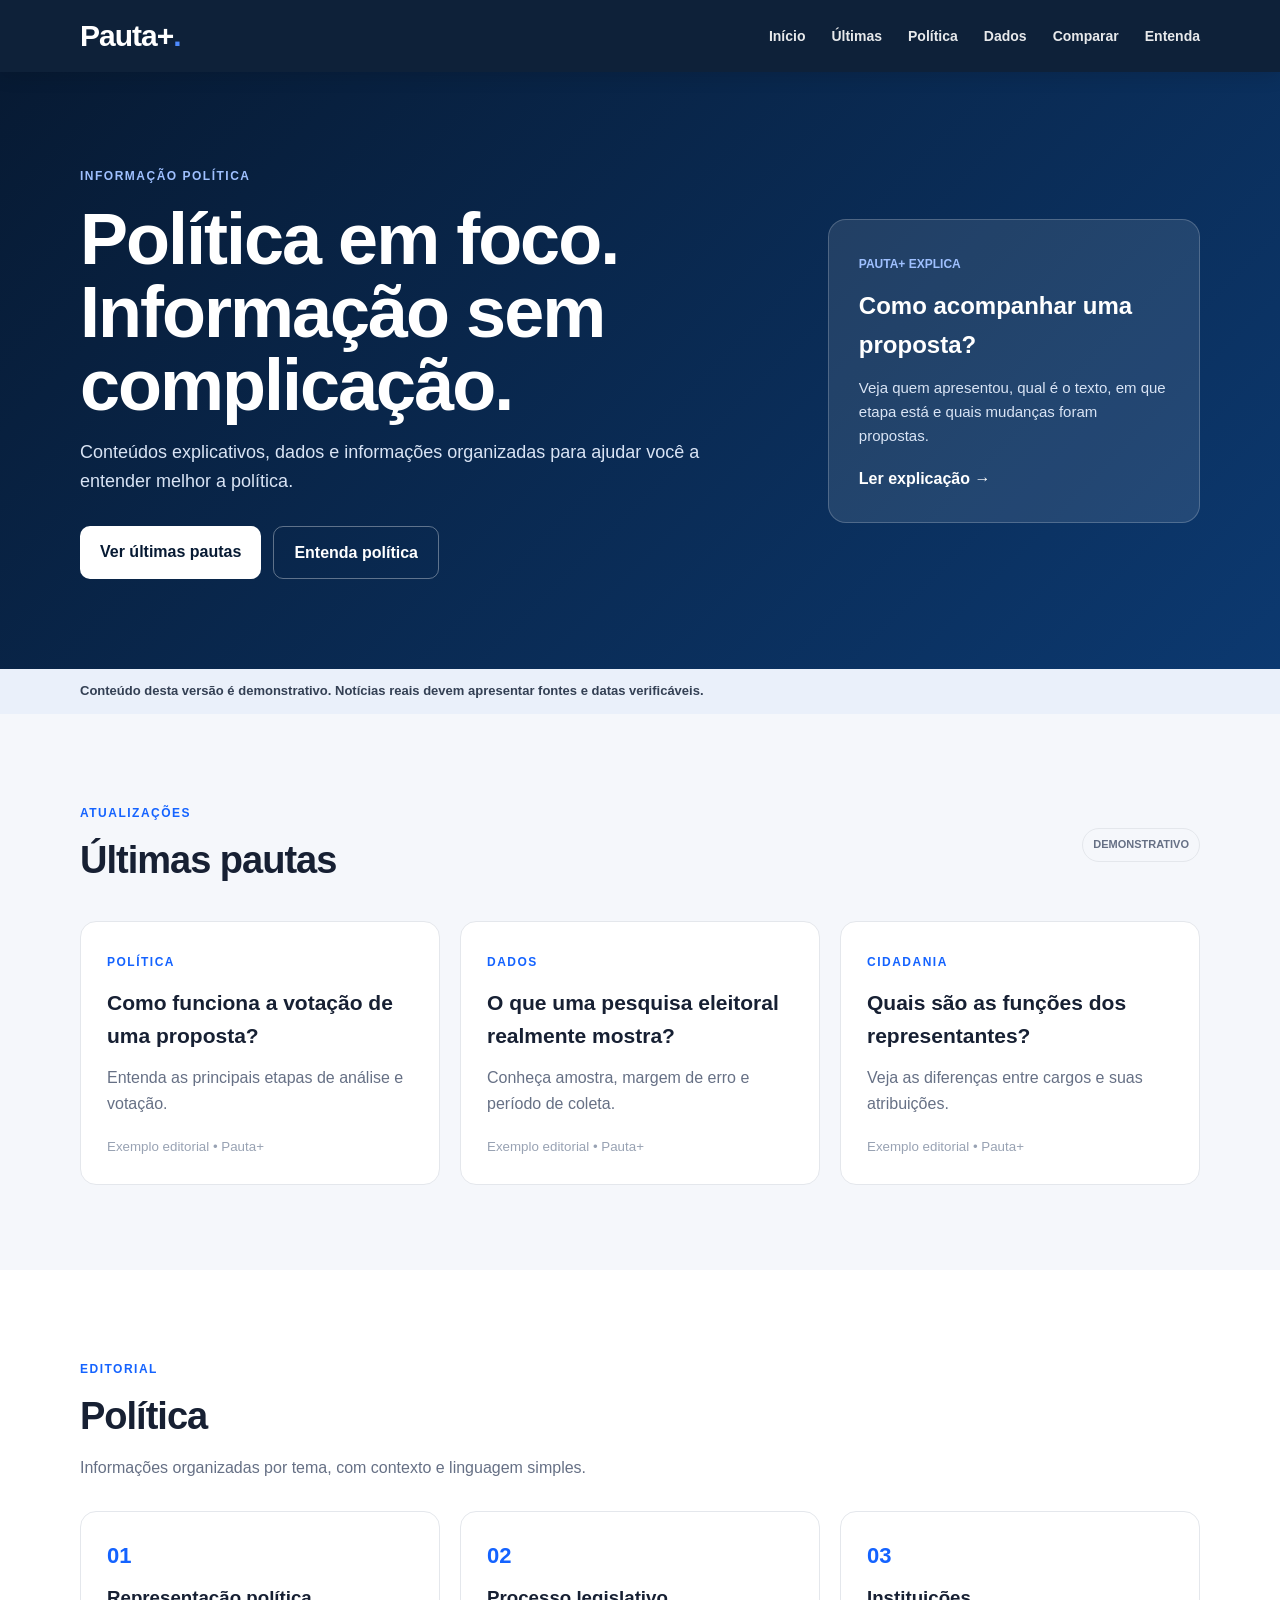
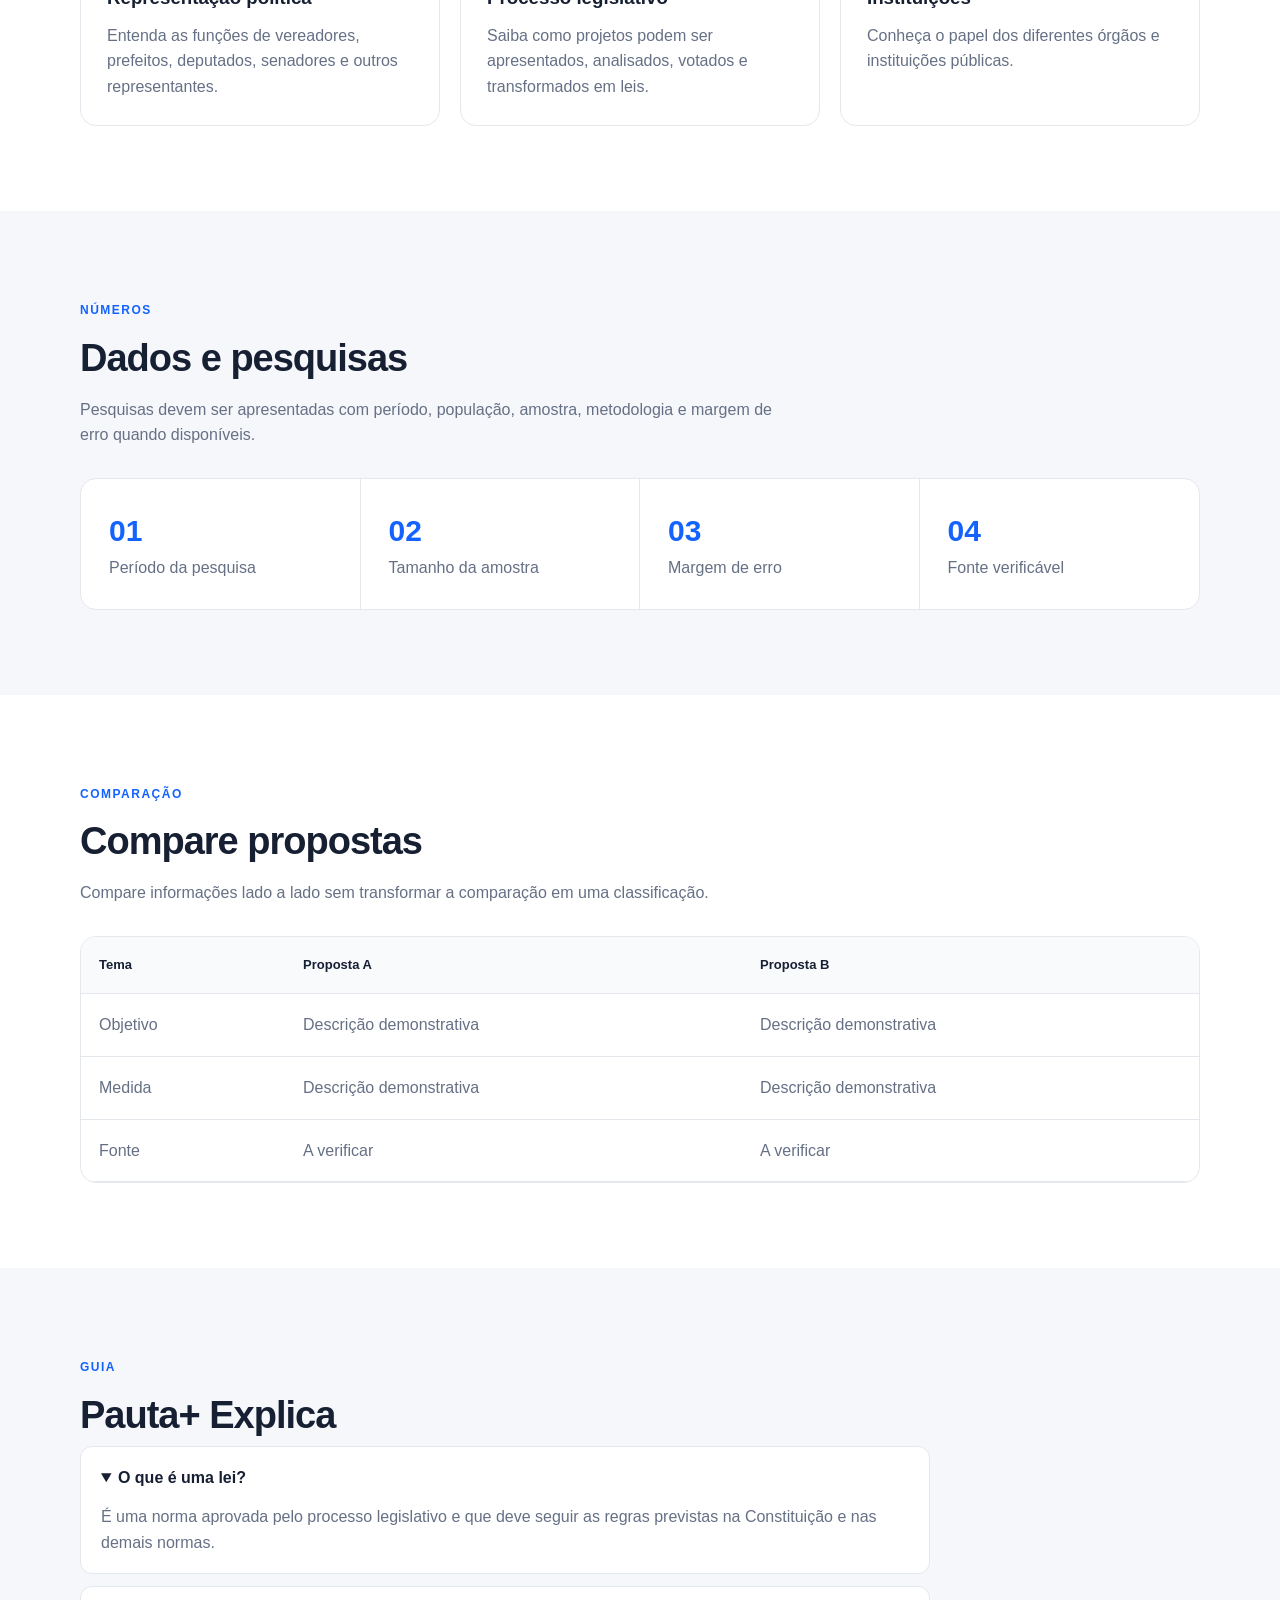
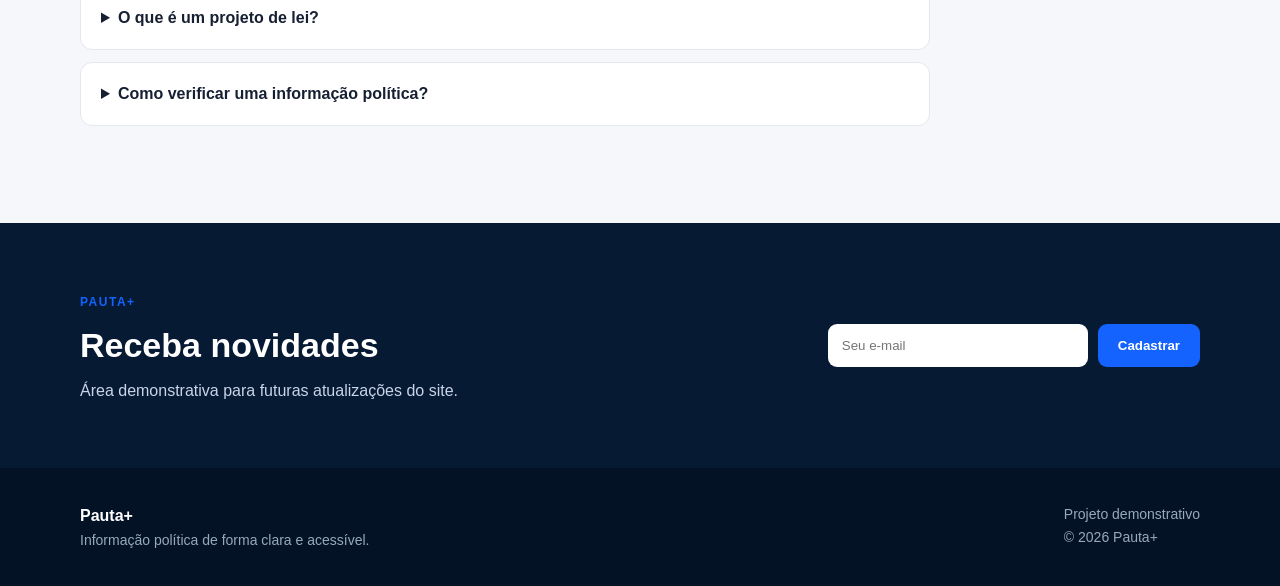
<file: index.html>
<!DOCTYPE html>
<html lang="pt-BR">
<head>
  <meta charset="UTF-8">
  <meta name="viewport" content="width=device-width, initial-scale=1.0">
  <meta name="description" content="Pauta+ — informação política de forma clara e acessível.">
  <title>Pauta+ | Política em foco</title>
  <link rel="stylesheet" href="style.css">
</head>

<body>

<header class="topbar">
  <div class="container nav">
    <a class="brand" href="#inicio">
      <span>Pauta+</span>
    </a>

    <button class="menu-btn" aria-label="Abrir menu">☰</button>

    <nav>
      <a href="#inicio">Início</a>
      <a href="#ultimas">Últimas</a>
      <a href="#politica">Política</a>
      <a href="#dados">Dados</a>
      <a href="#comparar">Comparar</a>
      <a href="#entenda">Entenda</a>
    </nav>
  </div>
</header>

<main id="inicio">

  <section class="hero">
    <div class="container hero-grid">
      <div>
        <span class="tag">INFORMAÇÃO POLÍTICA</span>
        <h1>Política em foco.<br>Informação sem complicação.</h1>
        <p>
          Conteúdos explicativos, dados e informações organizadas
          para ajudar você a entender melhor a política.
        </p>

        <div class="hero-buttons">
          <a class="btn primary" href="#ultimas">Ver últimas pautas</a>
          <a class="btn secondary" href="#entenda">Entenda política</a>
        </div>
      </div>

      <div class="hero-card">
        <span>PAUTA+ EXPLICA</span>
        <h2>Como acompanhar uma proposta?</h2>
        <p>
          Veja quem apresentou, qual é o texto, em que etapa está
          e quais mudanças foram propostas.
        </p>
        <a href="#entenda">Ler explicação →</a>
      </div>
    </div>
  </section>

  <div class="ticker">
    <div class="container">
      Conteúdo desta versão é demonstrativo. Notícias reais devem apresentar fontes e datas verificáveis.
    </div>
  </div>

  <section id="ultimas" class="section">
    <div class="container">
      <div class="section-title">
        <div>
          <span class="eyebrow">ATUALIZAÇÕES</span>
          <h2>Últimas pautas</h2>
        </div>
        <span class="demo">DEMONSTRATIVO</span>
      </div>

      <div class="cards">
        <article class="card">
          <span class="category">POLÍTICA</span>
          <h3>Como funciona a votação de uma proposta?</h3>
          <p>Entenda as principais etapas de análise e votação.</p>
          <small>Exemplo editorial • Pauta+</small>
        </article>

        <article class="card">
          <span class="category">DADOS</span>
          <h3>O que uma pesquisa eleitoral realmente mostra?</h3>
          <p>Conheça amostra, margem de erro e período de coleta.</p>
          <small>Exemplo editorial • Pauta+</small>
        </article>

        <article class="card">
          <span class="category">CIDADANIA</span>
          <h3>Quais são as funções dos representantes?</h3>
          <p>Veja as diferenças entre cargos e suas atribuições.</p>
          <small>Exemplo editorial • Pauta+</small>
        </article>
      </div>
    </div>
  </section>

  <section id="politica" class="section alt">
    <div class="container">
      <span class="eyebrow">EDITORIAL</span>
      <h2>Política</h2>
      <p class="section-lead">
        Informações organizadas por tema, com contexto e linguagem simples.
      </p>

      <div class="feature-grid">
        <div class="feature">
          <span>01</span>
          <h3>Representação política</h3>
          <p>
            Entenda as funções de vereadores, prefeitos, deputados,
            senadores e outros representantes.
          </p>
        </div>

        <div class="feature">
          <span>02</span>
          <h3>Processo legislativo</h3>
          <p>
            Saiba como projetos podem ser apresentados, analisados,
            votados e transformados em leis.
          </p>
        </div>

        <div class="feature">
          <span>03</span>
          <h3>Instituições</h3>
          <p>
            Conheça o papel dos diferentes órgãos e instituições públicas.
          </p>
        </div>
      </div>
    </div>
  </section>

  <section id="dados" class="section">
    <div class="container">
      <span class="eyebrow">NÚMEROS</span>
      <h2>Dados e pesquisas</h2>
      <p class="section-lead">
        Pesquisas devem ser apresentadas com período, população,
        amostra, metodologia e margem de erro quando disponíveis.
      </p>

      <div class="data-box">
        <div>
          <strong>01</strong>
          <span>Período da pesquisa</span>
        </div>
        <div>
          <strong>02</strong>
          <span>Tamanho da amostra</span>
        </div>
        <div>
          <strong>03</strong>
          <span>Margem de erro</span>
        </div>
        <div>
          <strong>04</strong>
          <span>Fonte verificável</span>
        </div>
      </div>
    </div>
  </section>

  <section id="comparar" class="section alt">
    <div class="container">
      <span class="eyebrow">COMPARAÇÃO</span>
      <h2>Compare propostas</h2>
      <p class="section-lead">
        Compare informações lado a lado sem transformar a comparação
        em uma classificação.
      </p>

      <div class="table-wrap">
        <table>
          <thead>
            <tr>
              <th>Tema</th>
              <th>Proposta A</th>
              <th>Proposta B</th>
            </tr>
          </thead>

          <tbody>
            <tr>
              <td>Objetivo</td>
              <td>Descrição demonstrativa</td>
              <td>Descrição demonstrativa</td>
            </tr>
            <tr>
              <td>Medida</td>
              <td>Descrição demonstrativa</td>
              <td>Descrição demonstrativa</td>
            </tr>
            <tr>
              <td>Fonte</td>
              <td>A verificar</td>
              <td>A verificar</td>
            </tr>
          </tbody>
        </table>
      </div>
    </div>
  </section>

  <section id="entenda" class="section">
    <div class="container">
      <span class="eyebrow">GUIA</span>
      <h2>Pauta+ Explica</h2>

      <div class="accordion">

        <details open>
          <summary>O que é uma lei?</summary>
          <p>
            É uma norma aprovada pelo processo legislativo e que deve
            seguir as regras previstas na Constituição e nas demais normas.
          </p>
        </details>

        <details>
          <summary>O que é um projeto de lei?</summary>
          <p>
            É uma proposta que pode ser analisada pelo Poder Legislativo
            para criar, alterar ou revogar uma lei.
          </p>
        </details>

        <details>
          <summary>Como verificar uma informação política?</summary>
          <p>
            Procure a fonte original, confira a data, o contexto e,
            quando possível, compare com documentos oficiais.
          </p>
        </details>

      </div>
    </div>
  </section>

  <section class="newsletter">
    <div class="container newsletter-box">
      <div>
        <span class="eyebrow">PAUTA+</span>
        <h2>Receba novidades</h2>
        <p>Área demonstrativa para futuras atualizações do site.</p>
      </div>

      <form id="newsletterForm">
        <input type="email" placeholder="Seu e-mail" required>
        <button type="submit">Cadastrar</button>
      </form>
    </div>
  </section>

</main>

<footer>
  <div class="container footer-content">
    <div>
      <strong>Pauta+</strong>
      <p>Informação política de forma clara e acessível.</p>
    </div>

    <div>
      <p>Projeto demonstrativo</p>
      <p>© 2026 Pauta+</p>
    </div>
  </div>
</footer>

<script src="script.js"></script>

</body>
</html>
</file>
<file: style.css>
:root {
  --bg: #f5f7fb;
  --surface: #ffffff;
  --navy: #071a33;
  --blue: #1463ff;
  --text: #172033;
  --muted: #667085;
  --border: #e4e7ec;
}

* {
  margin: 0;
  padding: 0;
  box-sizing: border-box;
}

html {
  scroll-behavior: smooth;
}

body {
  font-family: Arial, Helvetica, sans-serif;
  background: var(--bg);
  color: var(--text);
  line-height: 1.6;
}

a {
  color: inherit;
  text-decoration: none;
}

.container {
  width: min(1120px, 92%);
  margin: auto;
}

/* NAVBAR */

.topbar {
  position: sticky;
  top: 0;
  z-index: 100;
  background: rgba(7, 26, 51, 0.97);
  color: white;
  box-shadow: 0 4px 18px rgba(0, 0, 0, 0.12);
}

.nav {
  min-height: 72px;
  display: flex;
  align-items: center;
  justify-content: space-between;
}

.brand {
  font-size: 30px;
  font-weight: 900;
  letter-spacing: -1px;
}

.brand span::after {
  content: ".";
  color: #4d8aff;
}

nav {
  display: flex;
  gap: 26px;
}

nav a {
  font-size: 14px;
  font-weight: 700;
  opacity: 0.9;
}

nav a:hover {
  color: #8eb5ff;
}

.menu-btn {
  display: none;
  border: 0;
  background: transparent;
  color: white;
  font-size: 28px;
}

/* HERO */

.hero {
  background: linear-gradient(135deg, #071a33, #0c3970);
  color: white;
  padding: 90px 0;
}

.hero-grid {
  display: grid;
  grid-template-columns: 1.5fr 0.8fr;
  gap: 50px;
  align-items: center;
}

.tag,
.eyebrow,
.category {
  font-size: 12px;
  font-weight: 800;
  letter-spacing: 1.5px;
}

.tag {
  color: #9fc0ff;
}

.hero h1 {
  margin: 15px 0;
  font-size: clamp(42px, 7vw, 72px);
  line-height: 1.02;
  letter-spacing: -2px;
}

.hero p {
  max-width: 650px;
  color: #d9e4f5;
  font-size: 18px;
}

.hero-buttons {
  display: flex;
  gap: 12px;
  margin-top: 30px;
}

.btn {
  padding: 13px 20px;
  border-radius: 10px;
  font-weight: 800;
}

.primary {
  background: white;
  color: var(--navy);
}

.secondary {
  border: 1px solid rgba(255,255,255,.35);
  color: white;
}

.hero-card {
  padding: 30px;
  border-radius: 18px;
  background: rgba(255,255,255,.1);
  border: 1px solid rgba(255,255,255,.2);
}

.hero-card span {
  color: #9fc0ff;
  font-size: 12px;
  font-weight: 800;
}

.hero-card h2 {
  margin: 12px 0;
}

.hero-card p {
  font-size: 15px;
}

.hero-card a {
  display: inline-block;
  margin-top: 18px;
  color: white;
  font-weight: 800;
}

/* TICKER */

.ticker {
  background: #eaf0fa;
  color: #344054;
  padding: 12px 0;
  font-size: 13px;
  font-weight: 700;
}

/* SECTIONS */

.section {
  padding: 85px 0;
}

.section.alt {
  background: white;
}

.section-title {
  display: flex;
  align-items: center;
  justify-content: space-between;
  margin-bottom: 30px;
}

.section h2 {
  margin-top: 6px;
  font-size: 38px;
  letter-spacing: -1px;
}

.eyebrow {
  color: var(--blue);
}

.demo {
  padding: 7px 10px;
  border: 1px solid var(--border);
  border-radius: 999px;
  color: var(--muted);
  font-size: 11px;
  font-weight: 800;
}

.section-lead {
  max-width: 700px;
  color: var(--muted);
  margin: 8px 0 30px;
}

/* CARDS */

.cards {
  display: grid;
  grid-template-columns: repeat(3, 1fr);
  gap: 20px;
}

.card,
.feature {
  background: var(--surface);
  border: 1px solid var(--border);
  border-radius: 16px;
  padding: 26px;
}

.card {
  transition: transform .2s, box-shadow .2s;
}

.card:hover {
  transform: translateY(-4px);
  box-shadow: 0 12px 30px rgba(16,24,40,.08);
}

.category {
  color: var(--blue);
}

.card h3 {
  margin: 12px 0;
  font-size: 21px;
}

.card p,
.feature p {
  color: var(--muted);
}

.card small {
  display: block;
  margin-top: 20px;
  color: #98a2b3;
}

/* FEATURES */

.feature-grid {
  display: grid;
  grid-template-columns: repeat(3, 1fr);
  gap: 20px;
}

.feature span {
  color: var(--blue);
  font-weight: 900;
  font-size: 22px;
}

.feature h3 {
  margin: 10px 0;
}

/* DATA */

.data-box {
  display: grid;
  grid-template-columns: repeat(4, 1fr);
  border: 1px solid var(--border);
  border-radius: 16px;
  overflow: hidden;
  background: white;
}

.data-box div {
  padding: 28px;
  border-right: 1px solid var(--border);
}

.data-box div:last-child {
  border-right: 0;
}

.data-box strong {
  display: block;
  font-size: 30px;
  color: var(--blue);
}

.data-box span {
  color: var(--muted);
}

/* TABLE */

.table-wrap {
  overflow-x: auto;
  border: 1px solid var(--border);
  border-radius: 16px;
  background: white;
}

table {
  width: 100%;
  border-collapse: collapse;
  min-width: 650px;
}

th,
td {
  padding: 18px;
  text-align: left;
  border-bottom: 1px solid var(--border);
}

th {
  background: #f8fafc;
  font-size: 13px;
}

td {
  color: var(--muted);
}

/* ACCORDION */

.accordion {
  max-width: 850px;
}

details {
  background: white;
  border: 1px solid var(--border);
  border-radius: 12px;
  margin-bottom: 12px;
  padding: 18px 20px;
}

summary {
  cursor: pointer;
  font-weight: 800;
}

details p {
  color: var(--muted);
  padding-top: 14px;
}

/* NEWSLETTER */

.newsletter {
  background: #071a33;
  color: white;
  padding: 65px 0;
}

.newsletter-box {
  display: flex;
  align-items: center;
  justify-content: space-between;
  gap: 30px;
}

.newsletter h2 {
  margin: 5px 0;
  font-size: 34px;
}

.newsletter p {
  color: #c8d5e8;
}

form {
  display: flex;
  gap: 10px;
}

input {
  min-width: 260px;
  padding: 14px;
  border: 0;
  border-radius: 9px;
  outline: none;
}

form button {
  padding: 14px 20px;
  border: 0;
  border-radius: 9px;
  background: var(--blue);
  color: white;
  font-weight: 800;
  cursor: pointer;
}

/* FOOTER */

footer {
  background: #041225;
  color: white;
  padding: 35px 0;
}

.footer-content {
  display: flex;
  justify-content: space-between;
  gap: 30px;
}

.footer-content p {
  color: #98a8bd;
  font-size: 14px;
}

/* MOBILE */

@media (max-width: 820px) {

  .menu-btn {
    display: block;
  }

  nav {
    display: none;
    position: absolute;
    top: 72px;
    left: 0;
    width: 100%;
    padding: 20px;
    background: var(--navy);
    flex-direction: column;
    gap: 18px;
  }

  nav.active {
    display: flex;
  }

  .hero {
    padding: 65px 0;
  }

  .hero-grid {
    grid-template-columns: 1fr;
  }

  .cards,
  .feature-grid {
    grid-template-columns: 1fr;
  }

  .data-box {
    grid-template-columns: 1fr 1fr;
  }

  .data-box div:nth-child(2) {
    border-right: 0;
  }

  .data-box div {
    border-bottom: 1px solid var(--border);
  }

  .newsletter-box {
    flex-direction: column;
    align-items: flex-start;
  }

  form {
    width: 100%;
  }

  input {
    min-width: 0;
    width: 100%;
  }

  .footer-content {
    flex-direction: column;
  }
}

@media (max-width: 500px) {

  .hero h1 {
    font-size: 43px;
  }

  .hero-buttons {
    flex-direction: column;
  }

  .data-box {
    grid-template-columns: 1fr;
  }

  .data-box div {
    border-right: 0;
  }

  form {
    flex-direction: column;
  }
}
</file>
